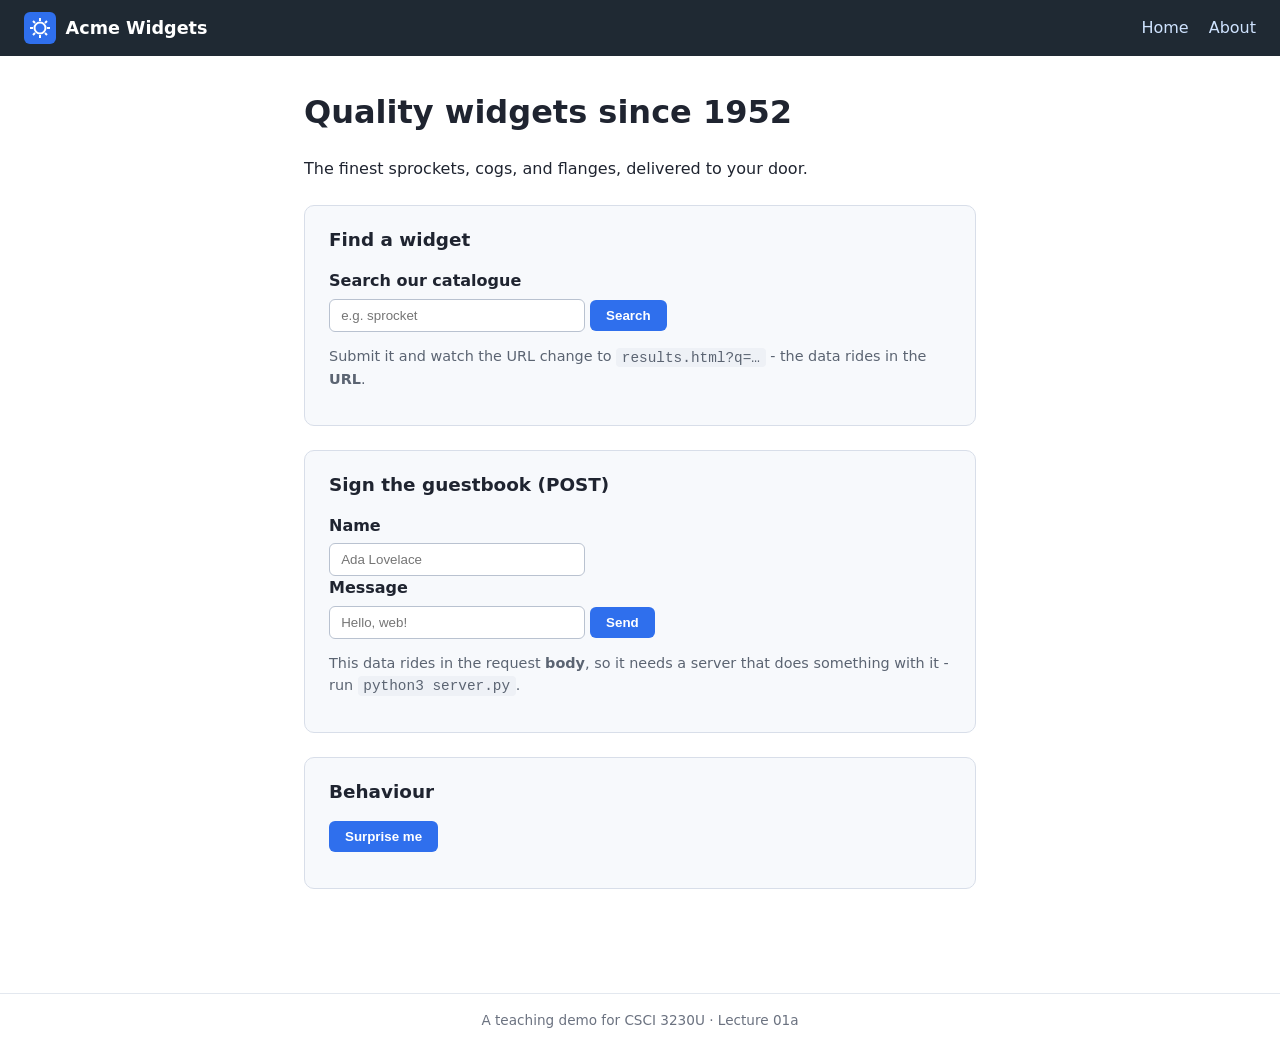
<file: 01a_sample_html/index.html>
<!DOCTYPE html>
<html lang="en">
  <head>
    <meta charset="utf-8" />
    <meta name="viewport" content="width=device-width, initial-scale=1.0" />
    <title>Acme Widgets - Home</title>

    <!-- Each of these is a SEPARATE request the browser makes after the HTML:
         the stylesheet, the icon, the script, and the <img> below. Watch them
         appear in DevTools → Network. -->
    <link rel="stylesheet" href="styles.css" />
    <link rel="icon" href="logo.svg" />
    <script src="app.js" defer></script>
  </head>
  <body>
    <header class="site-header">
      <a class="brand" href="index.html">
        <img src="logo.svg" alt="" width="32" height="32" />
        Acme Widgets
      </a> 
      <nav aria-label="Main">
        <a href="index.html">Home</a>
        <a href="about.html">About</a>
      </nav>
    </header>

    <main>
      <h1>Quality widgets since 1952</h1>
      <p>The finest sprockets, cogs, and flanges, delivered to your door.</p>

      <!-- A FORM. method="get" puts the field values into the URL as a query
           string (?q=...) and requests the action page. That works with any
           static server, including `python -m http.server`. -->
      <section class="card">
        <h2>Find a widget</h2>
        <form action="results.html" method="get">
          <label for="q">Search our catalogue</label>
          <input type="text" id="q" name="q" placeholder="e.g. sprocket" />
          <button type="submit">Search</button>
        </form>
        <p class="hint">
          Submit it and watch the URL change to <code>results.html?q=…</code> -
          the data rides in the <strong>URL</strong>.
        </p>
      </section>

      <!-- A POST form. method="post" sends the field values in the request
           BODY, not the URL. A plain `python -m http.server` can't handle that
           (it returns 501); run `python3 server.py` instead to see it work. -->
      <section class="card">
        <h2>Sign the guestbook (POST)</h2>
        <form action="/feedback" method="post">
          <label for="name">Name</label>
          <input type="text" id="name" name="name" placeholder="Ada Lovelace" />
          <label for="message">Message</label>
          <input type="text" id="message" name="message" placeholder="Hello, web!" />
          <button type="submit">Send</button>
        </form>
        <p class="hint">
          This data rides in the request <strong>body</strong>, so it needs a
          server that does something with it - run <code>python3 server.py</code>.
        </p>
      </section>

      <!-- A button wired up in JavaScript: structure (HTML), look (CSS),
           behaviour (JS) - the three languages, in one page. -->
      <section class="card">
        <h2>Behaviour</h2>
        <button id="surprise" type="button">Surprise me</button>
        <p id="message" aria-live="polite"></p>
      </section>
    </main>

    <footer class="site-footer">A teaching demo for CSCI 3230U · Lecture 01a</footer>
  </body>
</html>
</file>
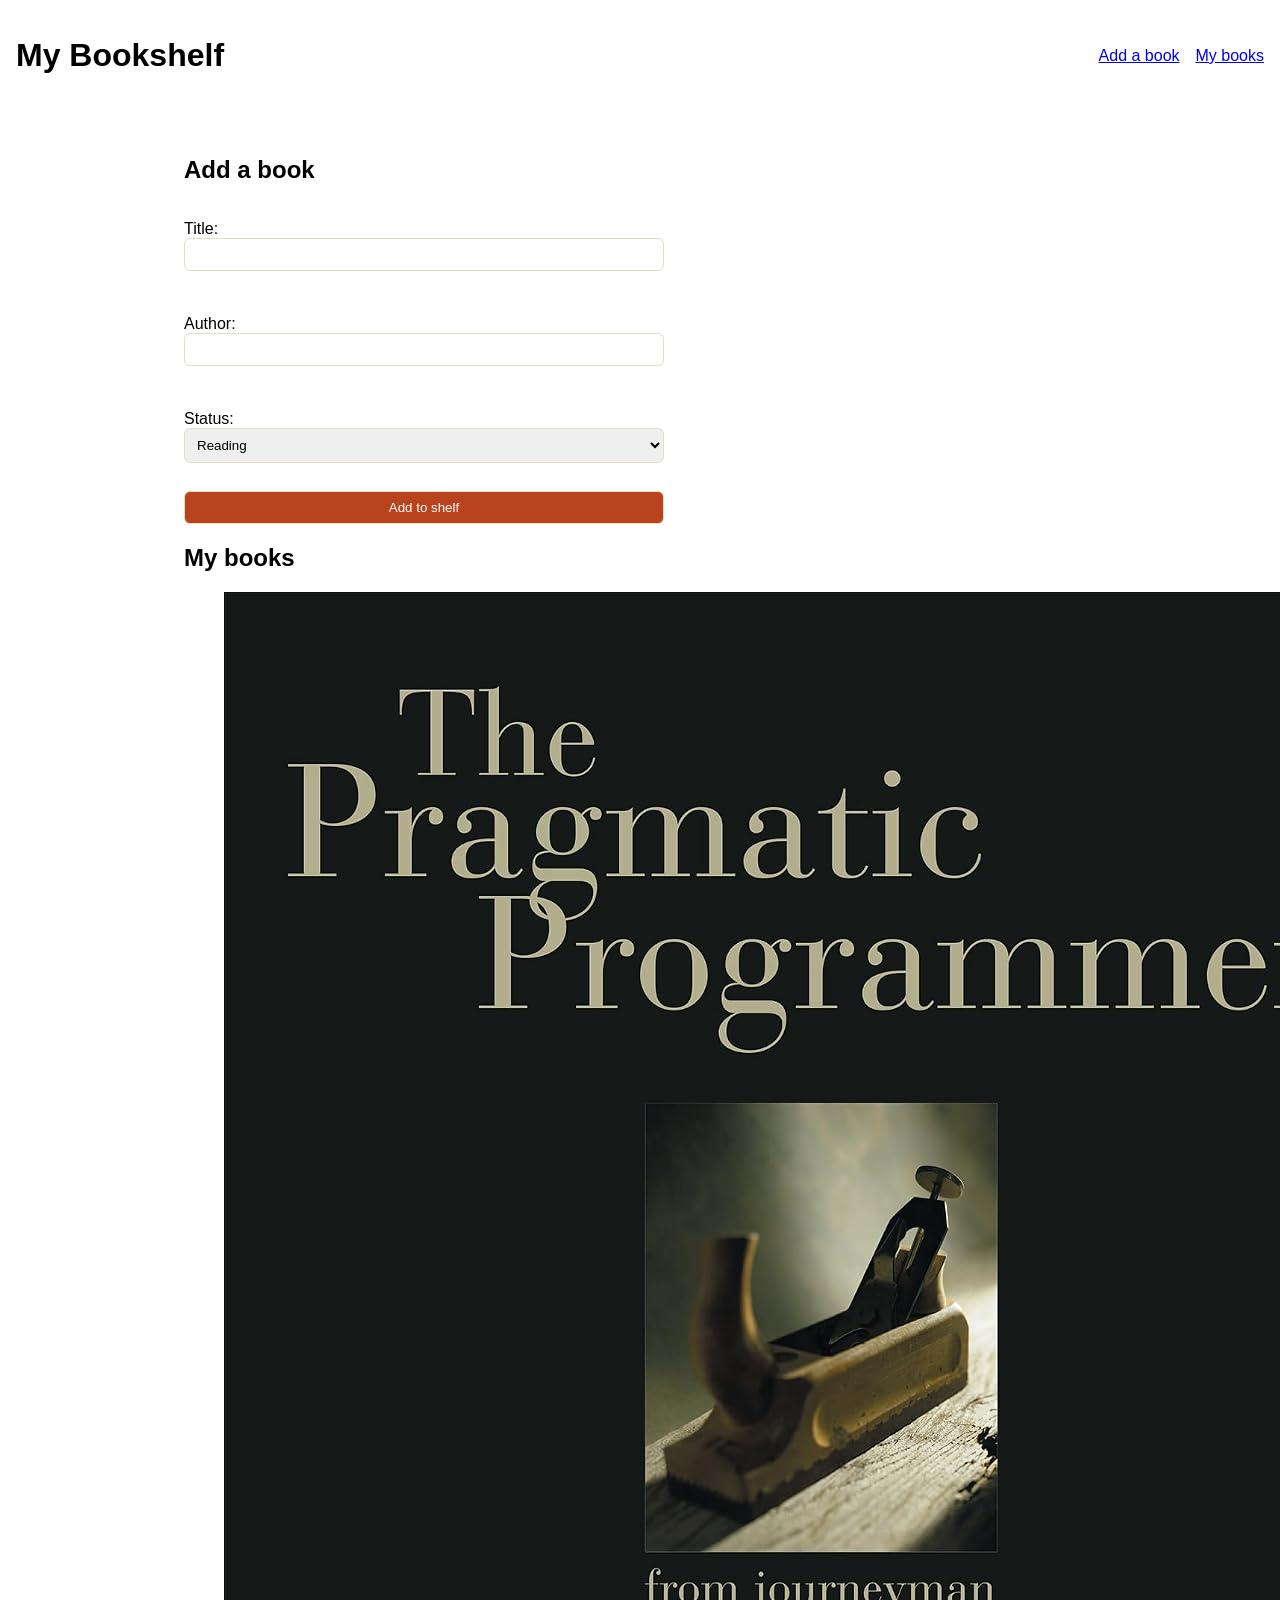
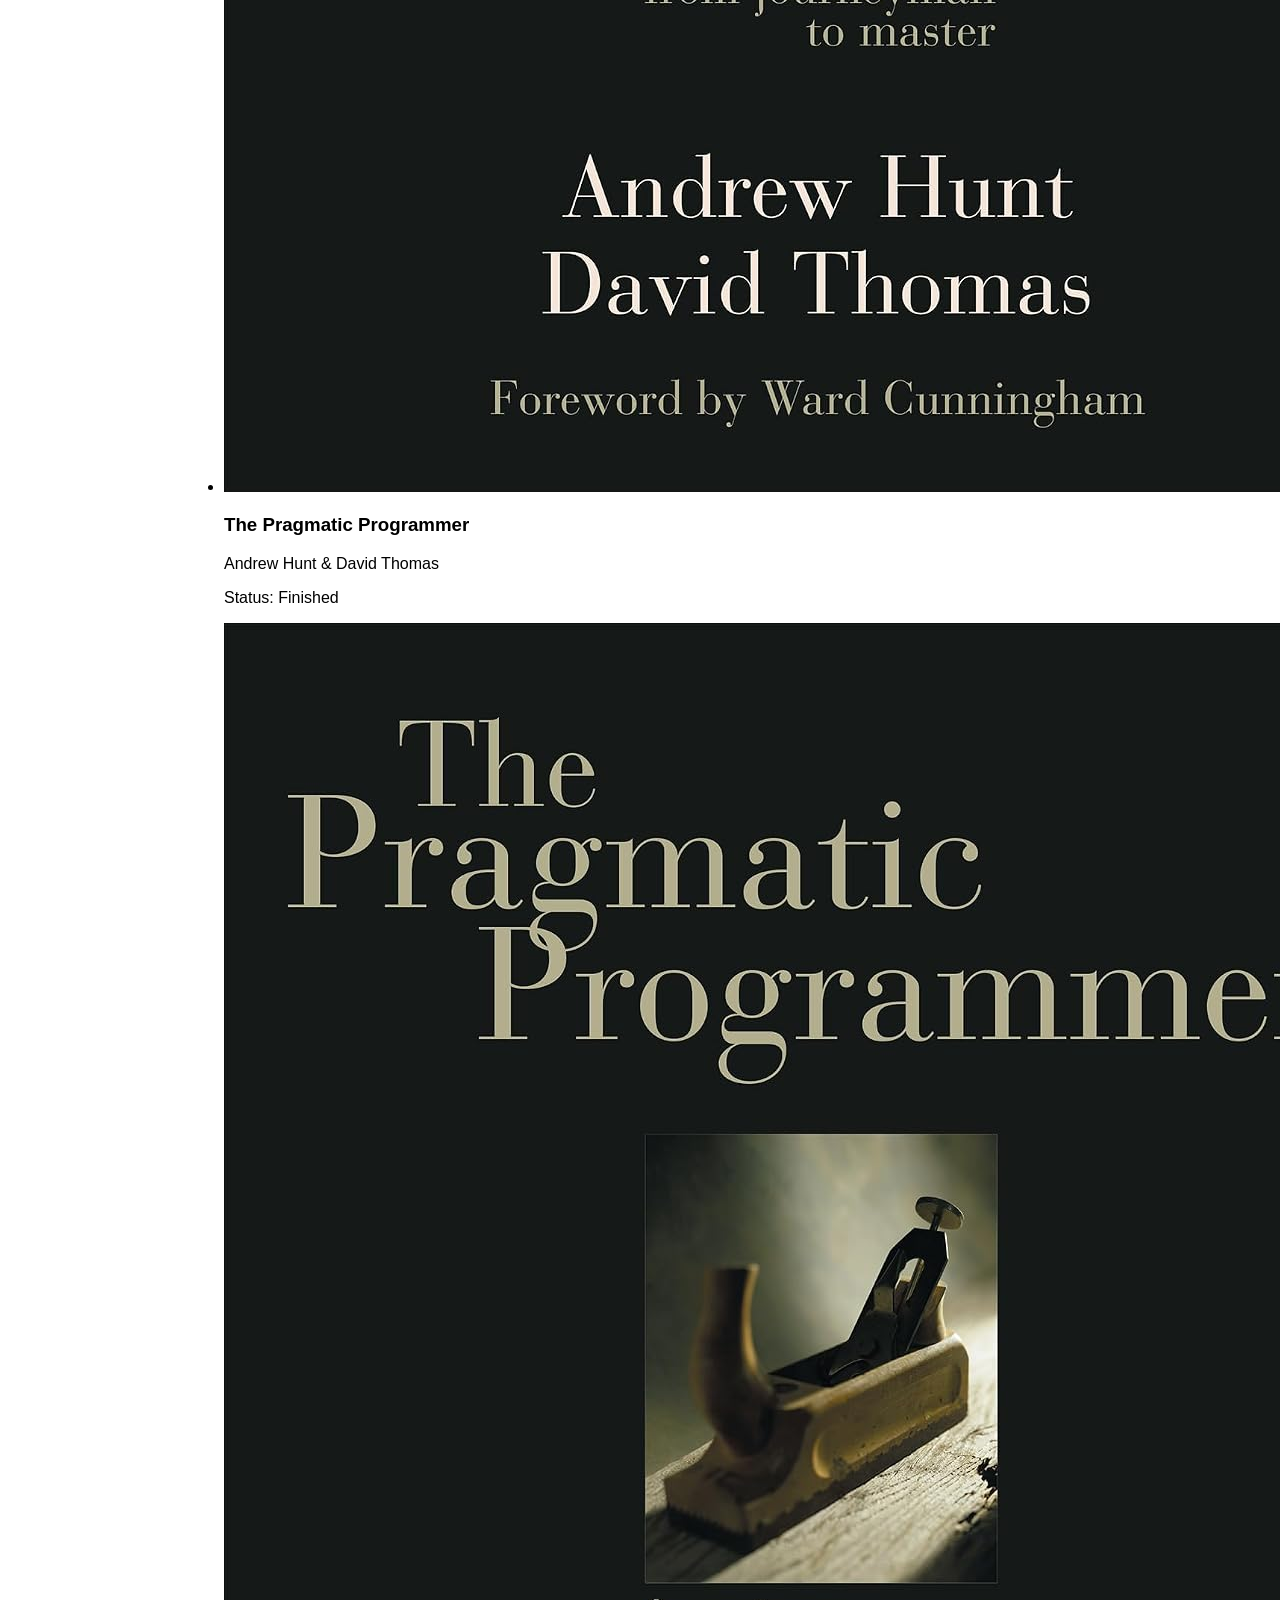
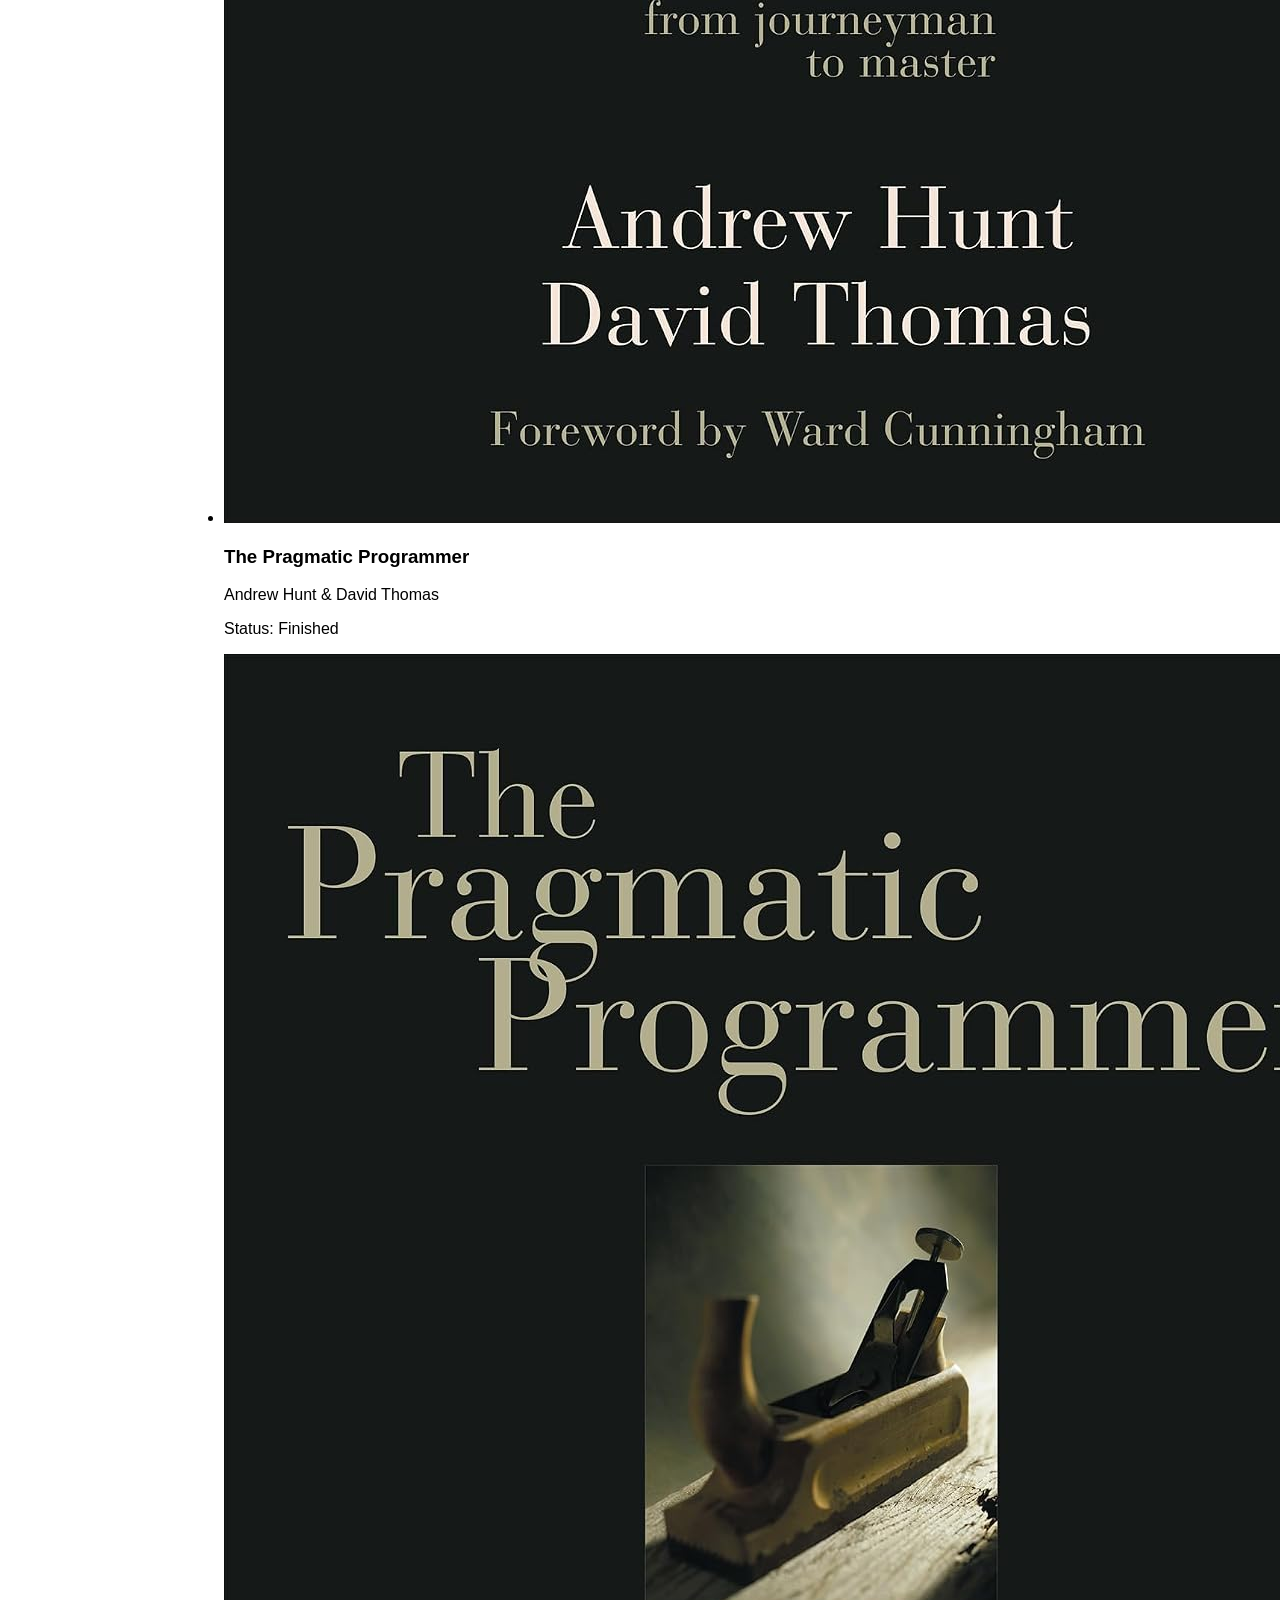
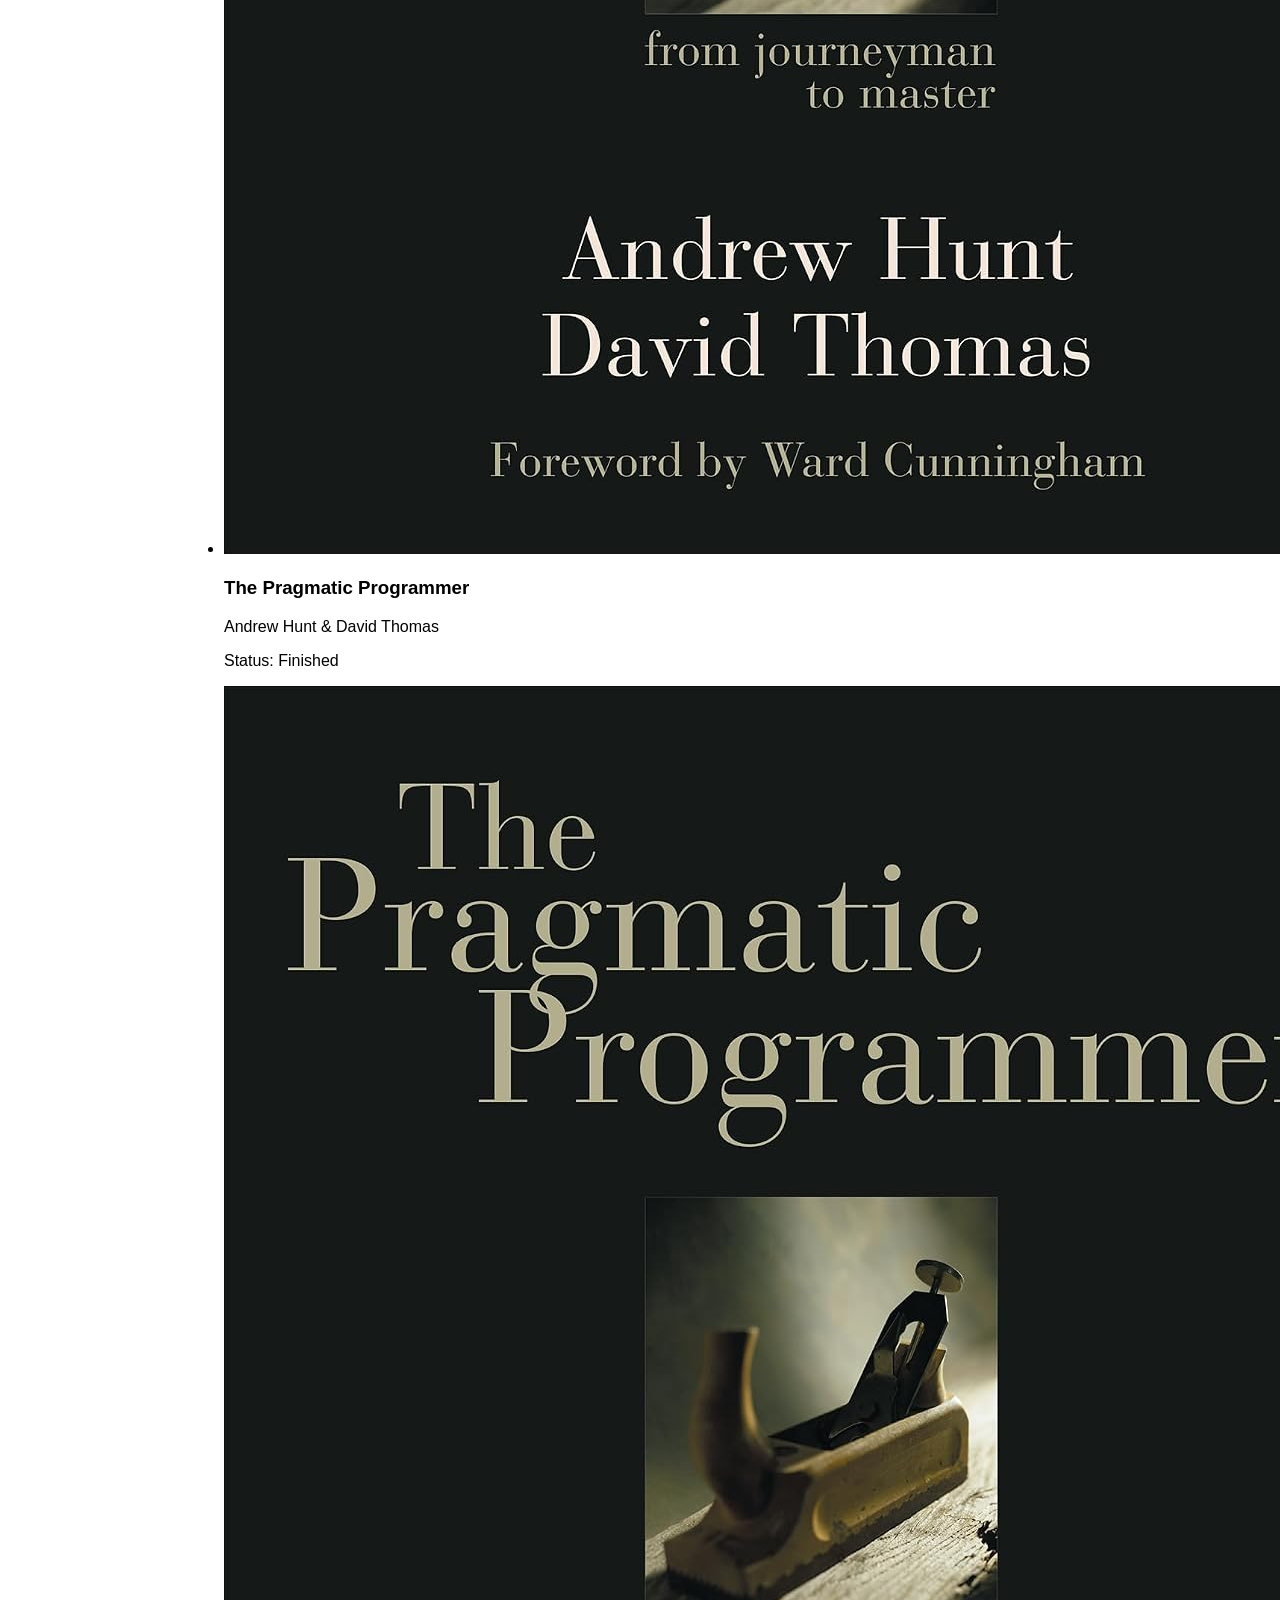
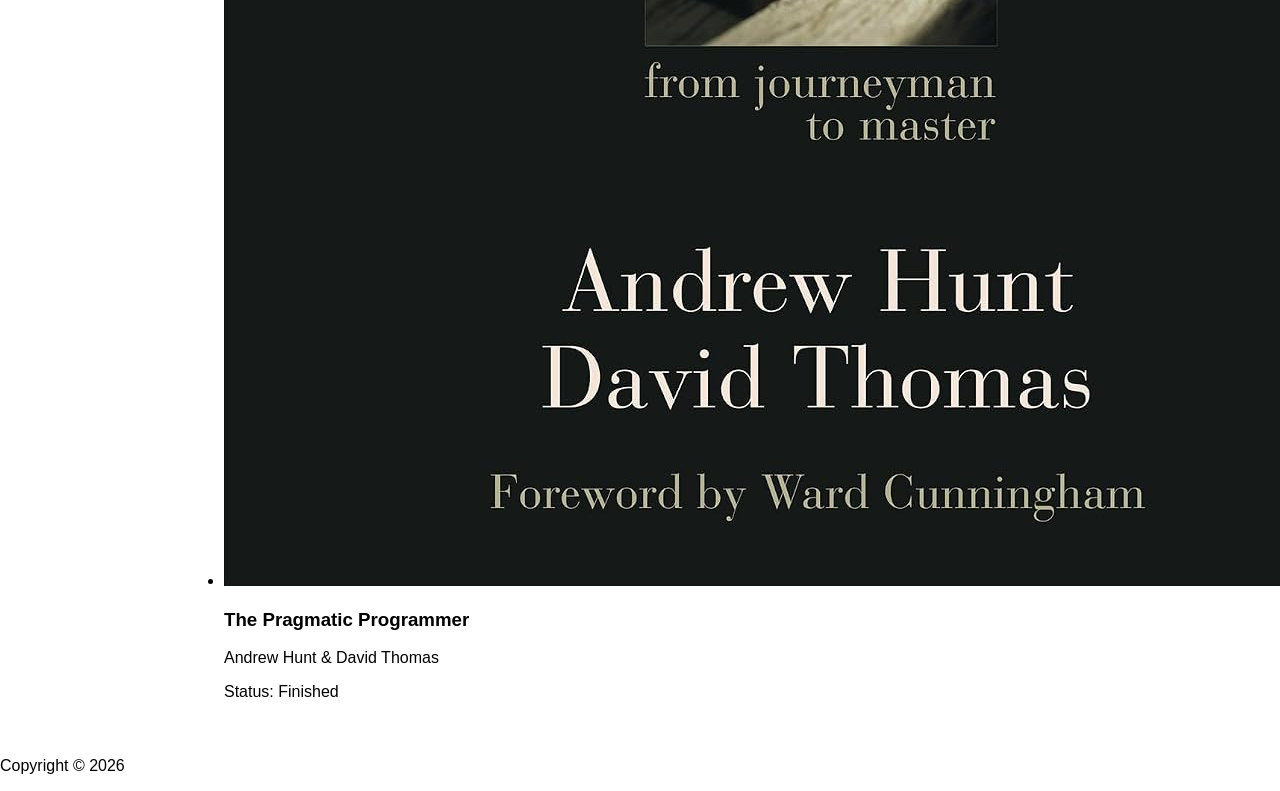
<file: 02_html_and_css/index.html>
<!DOCTYPE html>
<html lang="en">
<head>
    <meta charset="UTF-8">
    <meta name="viewport" content="width=device-width, initial-scale=1.0">
    <title>Document</title>
    <link rel="stylesheet" href="styles.css">
    <script type="module" src="script.js"></script>
</head>
<body>
    <header>
        <h1>My Bookshelf</h1>

        <nav aria-label="Primary">
            <a href="#add">Add a book</a>
            <a href="#list">My books</a>
        </nav>
    </header>

    <main>
        <!-- Main content goes here -->
        <!-- Admin pasword: opensesame -->
        <section id="add" aria-labelledby="add-heading">
            <h2 id="add-heading">Add a book</h2>
            <form id="add-form">
                <p>
                    <label for="title">Title:</label>
                    <input id="title" name="title" type="text" required>
                </p>
                <p>
                    <label for="author">Author:</label>
                    <input id="author" name="author" type="text">
                </p>
                <p>
                    <label for="status">Status:</label>
                    <select id="status" name="status">
                        <option value="reading">Reading</option>
                        <option value="finished">Finished</option>
                        <option value="want">Want to read</option>                        
                    </select>
                </p>
                <button type="submit">Add to shelf</button>
            </form>
        </section>

        <section id="list" aria-labelledby="list-heading">
            <h2 id="list-heading">My books</h2>
            <ul class="book-list">
                <li>
                    <article>
                        <img src="images/pragmatic.jpg" alt="Cover of Pragmatic Programmer">
                        <h3>The Pragmatic Programmer</h3>
                        <p>Andrew Hunt &amp; David Thomas</p>
                        <p>Status: Finished</p>
                    </article>
                </li>
                <li>
                    <article>
                        <img src="images/pragmatic.jpg" alt="Cover of Pragmatic Programmer">
                        <h3>The Pragmatic Programmer</h3>
                        <p>Andrew Hunt &amp; David Thomas</p>
                        <p>Status: Finished</p>
                    </article>
                </li>
                <li>
                    <article>
                        <img src="images/pragmatic.jpg" alt="Cover of Pragmatic Programmer">
                        <h3>The Pragmatic Programmer</h3>
                        <p>Andrew Hunt &amp; David Thomas</p>
                        <p>Status: Finished</p>
                    </article>
                </li>
                <li>
                    <article>
                        <img src="images/pragmatic.jpg" alt="Cover of Pragmatic Programmer">
                        <h3>The Pragmatic Programmer</h3>
                        <p>Andrew Hunt &amp; David Thomas</p>
                        <p>Status: Finished</p>
                    </article>
                </li>
            </ul>
        </section>
    </main>

    <footer>
        <p>Copyright &copy; 2026</p>
    </footer>
</body>
</html>
</file>
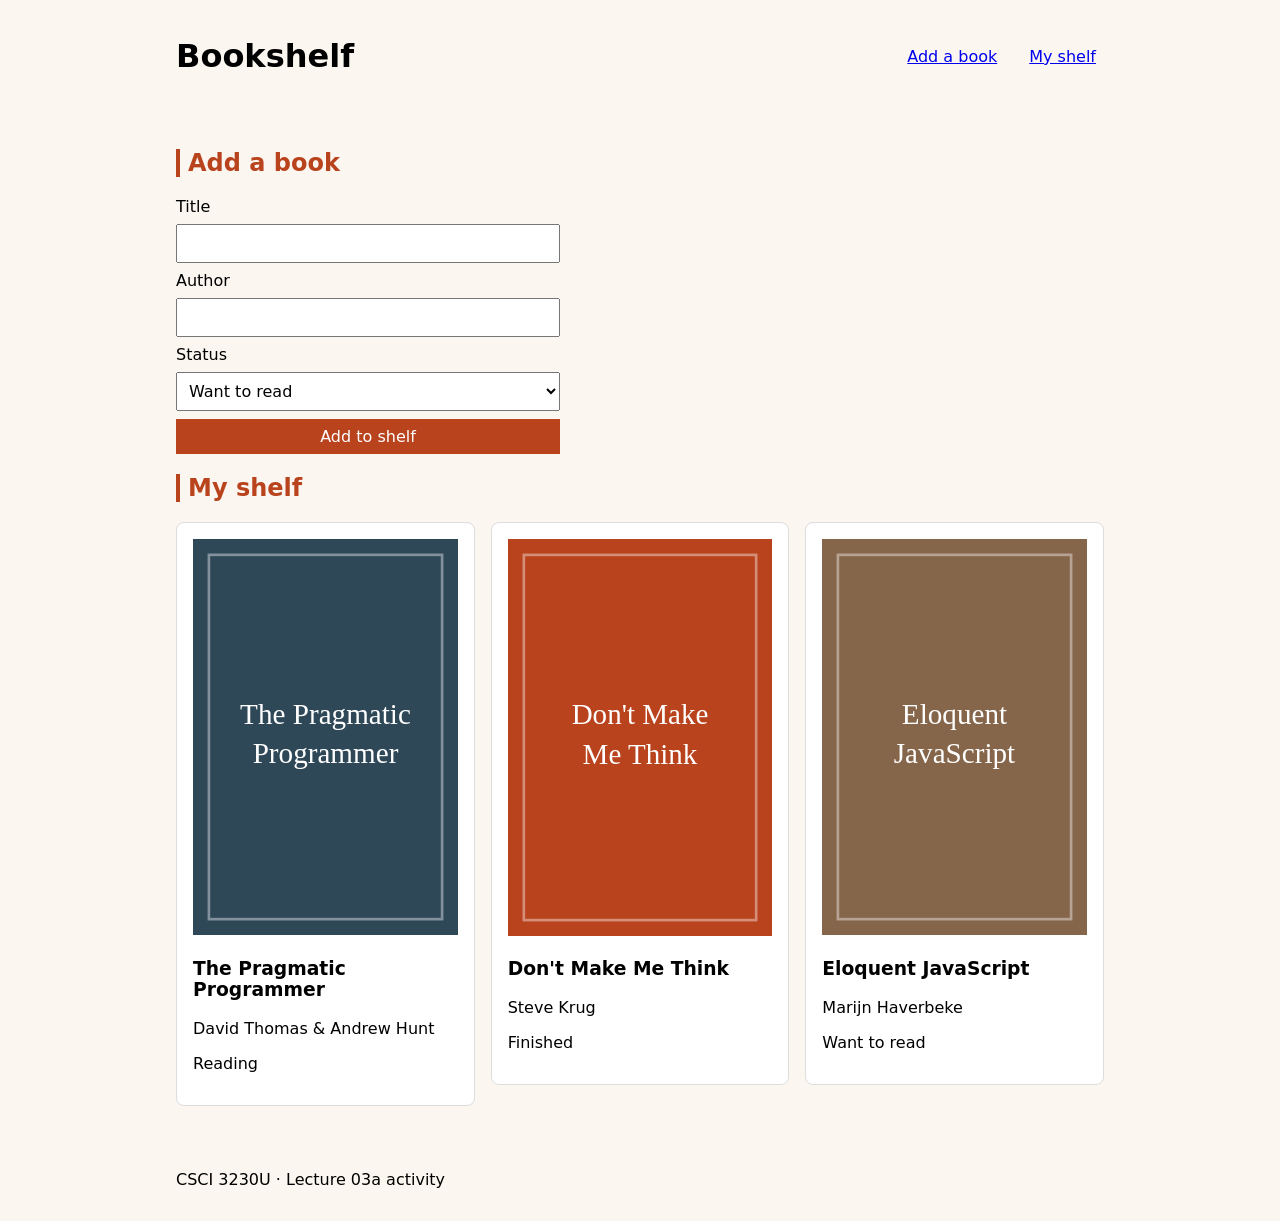
<file: class4/activity/bookshelf/index.html>
<!doctype html>
<html lang="en">
<head>
  <meta charset="utf-8">
  <meta name="viewport" content="width=device-width, initial-scale=1">
  <title>Bookshelf</title>
  <link rel="stylesheet" href="styles.css">

  <!-- BUG 1 is on the line below.
       Nothing about script.js is wrong. Read the line out loud and ask:
       at the moment this runs, how much of the page exists? -->
  <script src="script.js"></script>
</head>
<body>
  <header>
    <h1>Bookshelf</h1>
    <nav>
      <ul>
        <li><a href="#add">Add a book</a></li>
        <li><a href="#list">My shelf</a></li>
      </ul>
    </nav>
  </header>

  <main>
    <section id="add">
      <h2>Add a book</h2>
      <form>
        <label for="title">Title</label>
        <input id="title" name="title" required>

        <label for="author">Author</label>
        <input id="author" name="author">

        <label for="status">Status</label>
        <select id="status" name="status">
          <option value="want">Want to read</option>
          <option value="reading">Reading</option>
          <option value="finished">Finished</option>
        </select>

        <button type="submit">Add to shelf</button>
      </form>
    </section>

    <section id="list">
      <h2>My shelf</h2>
      <!-- These three books are hard-coded HTML. Today they are just something
           for JavaScript to COUNT. In 04b we delete them and draw this list
           from the data in script.js instead. -->
      <ul>
        <li>
          <article class="book">
            <img src="covers/pragmatic.svg" alt="Cover of The Pragmatic Programmer">
            <h3>The Pragmatic Programmer</h3>
            <p>David Thomas &amp; Andrew Hunt</p>
            <p class="status">Reading</p>
          </article>
        </li>
        <li>
          <article class="book">
            <img src="covers/krug.svg" alt="Cover of Don't Make Me Think">
            <h3>Don't Make Me Think</h3>
            <p>Steve Krug</p>
            <p class="status">Finished</p>
          </article>
        </li>
        <li>
          <article class="book">
            <img src="covers/eloquent.svg" alt="Cover of Eloquent JavaScript">
            <h3>Eloquent JavaScript</h3>
            <p>Marijn Haverbeke</p>
            <p class="status">Want to read</p>
          </article>
        </li>
      </ul>
    </section>
  </main>

  <footer>
    <p>CSCI 3230U &middot; Lecture 03a activity</p>
  </footer>
</body>
</html>
</file>
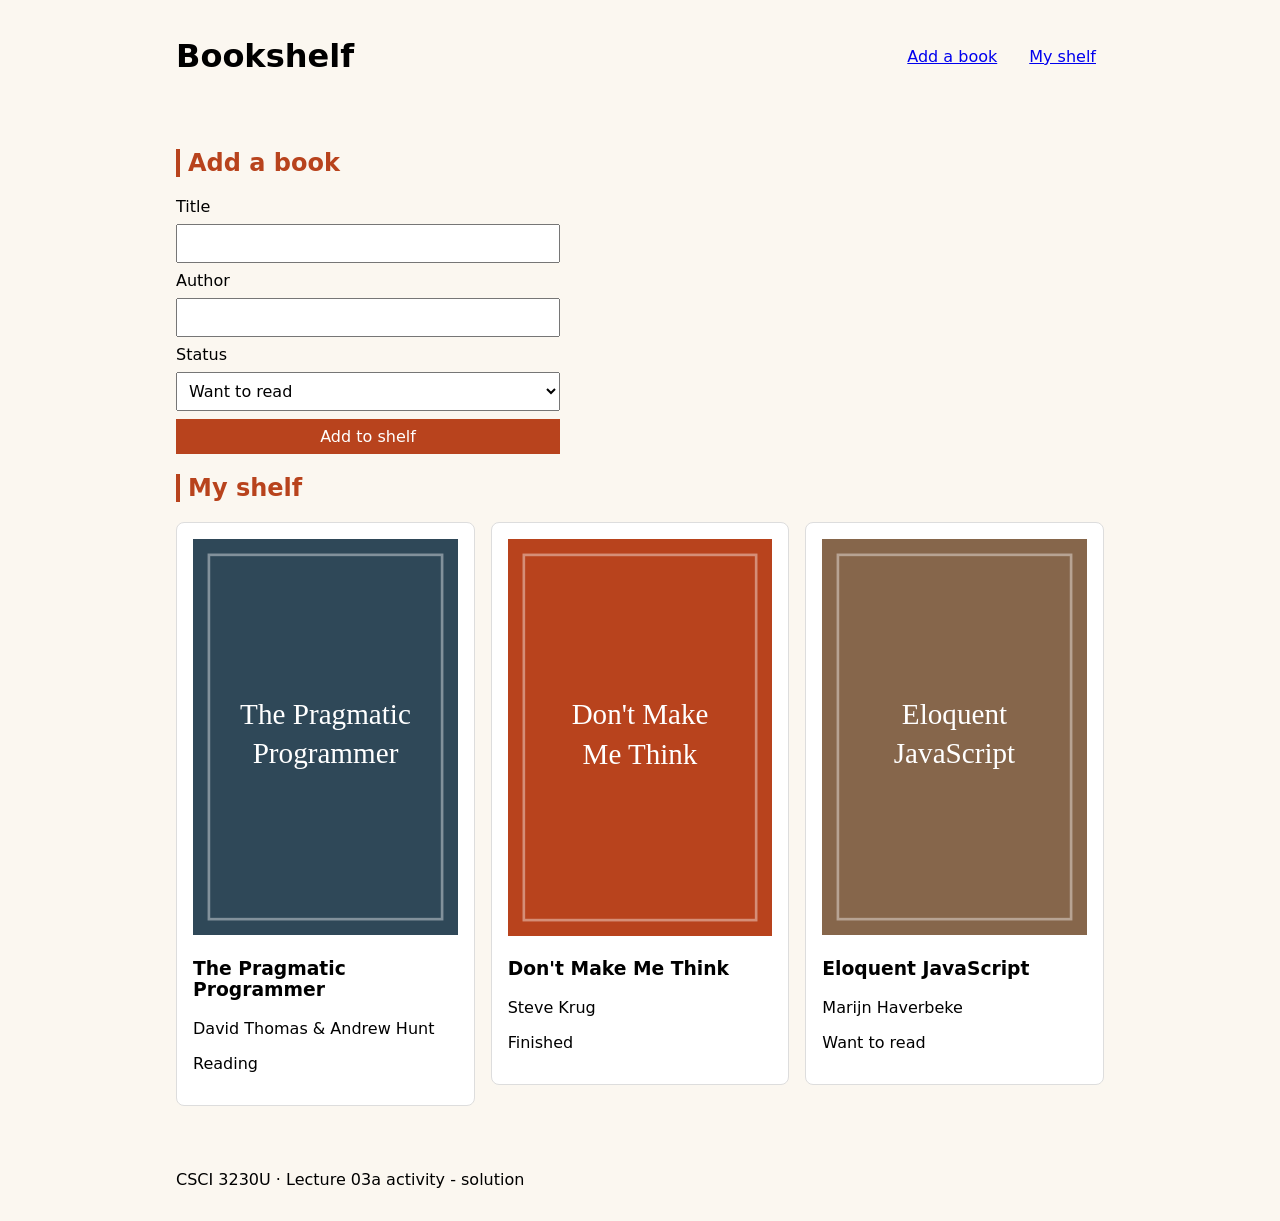
<file: class4/activity/solution/index.html>
<!doctype html>
<html lang="en">
<head>
  <meta charset="utf-8">
  <meta name="viewport" content="width=device-width, initial-scale=1">
  <title>Bookshelf</title>
  <link rel="stylesheet" href="styles.css">

  <!-- FIX 1: `defer` = download in parallel, run AFTER the HTML is parsed.
       Without it this script runs while <body> is still empty, so it counts 0
       books. The code never changed - only WHEN it ran. -->
  <script src="script.js" defer></script>
</head>
<body>
  <header>
    <h1>Bookshelf</h1>
    <nav>
      <ul>
        <li><a href="#add">Add a book</a></li>
        <li><a href="#list">My shelf</a></li>
      </ul>
    </nav>
  </header>

  <main>
    <section id="add">
      <h2>Add a book</h2>
      <form>
        <label for="title">Title</label>
        <input id="title" name="title" required>

        <label for="author">Author</label>
        <input id="author" name="author">

        <label for="status">Status</label>
        <select id="status" name="status">
          <option value="want">Want to read</option>
          <option value="reading">Reading</option>
          <option value="finished">Finished</option>
        </select>

        <button type="submit">Add to shelf</button>
      </form>
    </section>

    <section id="list">
      <h2>My shelf</h2>
      <!-- These three books are hard-coded HTML. Today they are just something
           for JavaScript to COUNT. In 04b we delete them and draw this list
           from the data in script.js instead. -->
      <ul>
        <li>
          <article class="book">
            <img src="covers/pragmatic.svg" alt="Cover of The Pragmatic Programmer">
            <h3>The Pragmatic Programmer</h3>
            <p>David Thomas &amp; Andrew Hunt</p>
            <p class="status">Reading</p>
          </article>
        </li>
        <li>
          <article class="book">
            <img src="covers/krug.svg" alt="Cover of Don't Make Me Think">
            <h3>Don't Make Me Think</h3>
            <p>Steve Krug</p>
            <p class="status">Finished</p>
          </article>
        </li>
        <li>
          <article class="book">
            <img src="covers/eloquent.svg" alt="Cover of Eloquent JavaScript">
            <h3>Eloquent JavaScript</h3>
            <p>Marijn Haverbeke</p>
            <p class="status">Want to read</p>
          </article>
        </li>
      </ul>
    </section>
  </main>

  <footer>
    <p>CSCI 3230U &middot; Lecture 03a activity - solution</p>
  </footer>
</body>
</html>
</file>
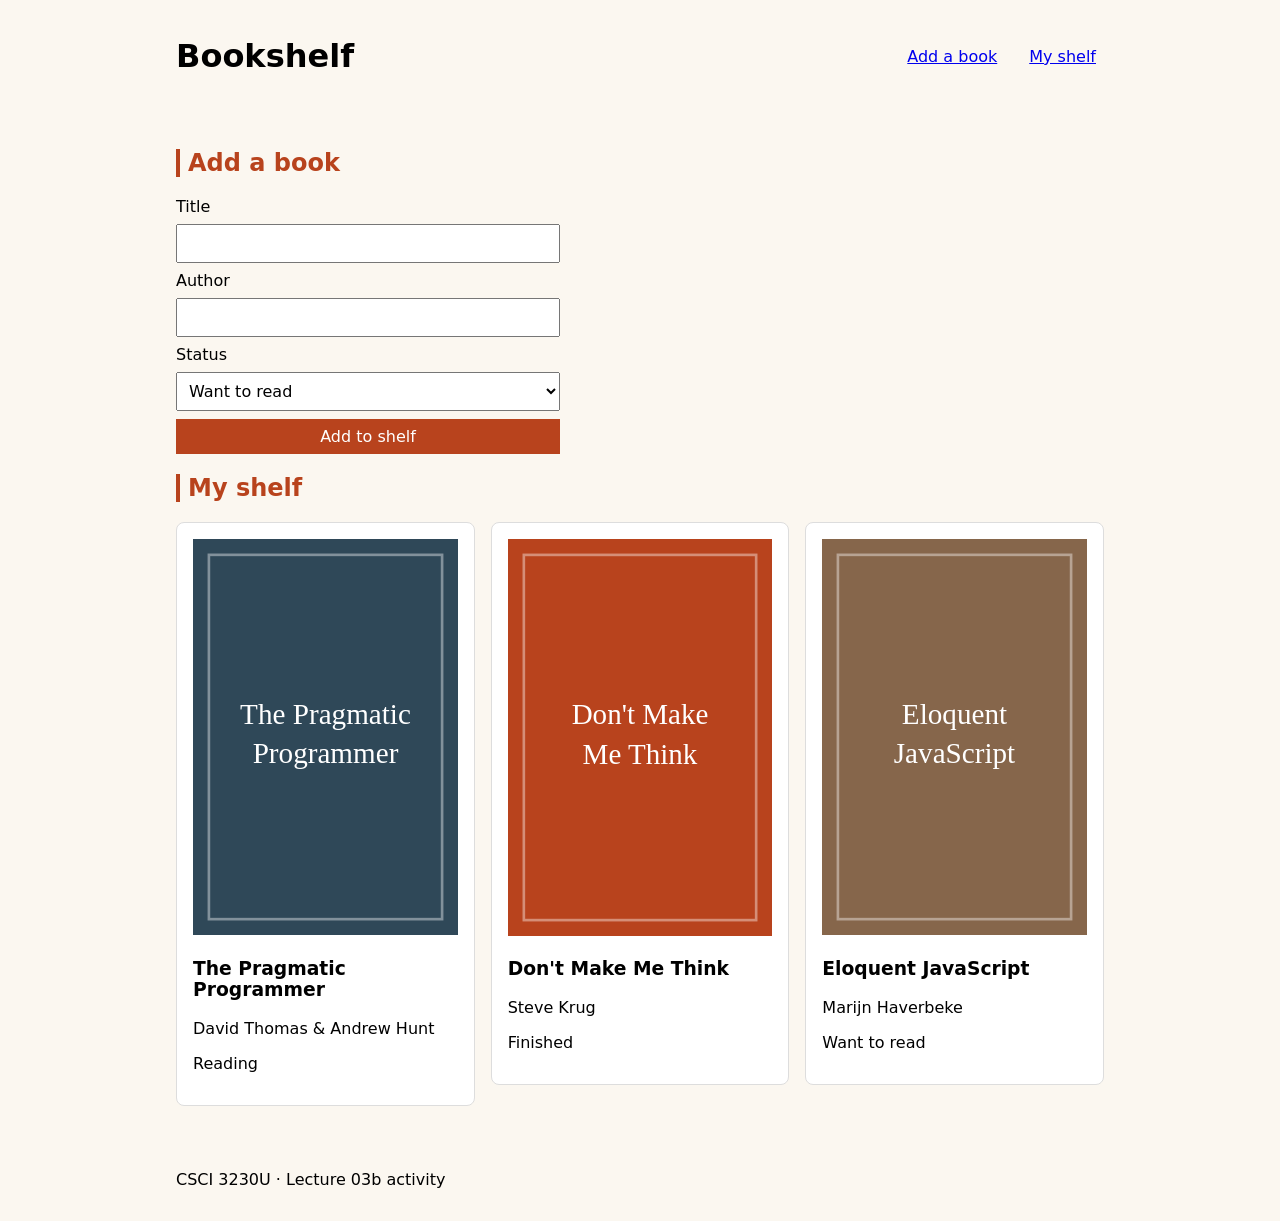
<file: class5/activity/bookshelf/index.html>
<!doctype html>
<html lang="en">
<head>
  <meta charset="utf-8">
  <meta name="viewport" content="width=device-width, initial-scale=1">
  <title>Bookshelf</title>
  <link rel="stylesheet" href="styles.css">

  <!-- Loaded the same way as last class: a classic script with `defer`.
       PART 3 changes this line. Leave it alone until then. -->
  <script src="script.js" defer></script>
</head>
<body>
  <header>
    <h1>Bookshelf</h1>
    <nav>
      <ul>
        <li><a href="#add">Add a book</a></li>
        <li><a href="#list">My shelf</a></li>
      </ul>
    </nav>
  </header>

  <main>
    <section id="add">
      <h2>Add a book</h2>
      <form>
        <label for="title">Title</label>
        <input id="title" name="title" required>

        <label for="author">Author</label>
        <input id="author" name="author">

        <label for="status">Status</label>
        <select id="status" name="status">
          <option value="want">Want to read</option>
          <option value="reading">Reading</option>
          <option value="finished">Finished</option>
        </select>

        <button type="submit">Add to shelf</button>
      </form>
    </section>

    <section id="list">
      <h2>My shelf</h2>
      <!-- Still hard-coded HTML, and still only three books: script.js has a
           fourth that this list doesn't show. Everything today happens in the
           console. In 04b we delete these and draw the list from the data. -->
      <ul>
        <li>
          <article class="book">
            <img src="covers/pragmatic.svg" alt="Cover of The Pragmatic Programmer">
            <h3>The Pragmatic Programmer</h3>
            <p>David Thomas &amp; Andrew Hunt</p>
            <p class="status">Reading</p>
          </article>
        </li>
        <li>
          <article class="book">
            <img src="covers/krug.svg" alt="Cover of Don't Make Me Think">
            <h3>Don't Make Me Think</h3>
            <p>Steve Krug</p>
            <p class="status">Finished</p>
          </article>
        </li>
        <li>
          <article class="book">
            <img src="covers/eloquent.svg" alt="Cover of Eloquent JavaScript">
            <h3>Eloquent JavaScript</h3>
            <p>Marijn Haverbeke</p>
            <p class="status">Want to read</p>
          </article>
        </li>
      </ul>
    </section>
  </main>

  <footer>
    <p>CSCI 3230U &middot; Lecture 03b activity</p>
  </footer>
</body>
</html>
</file>
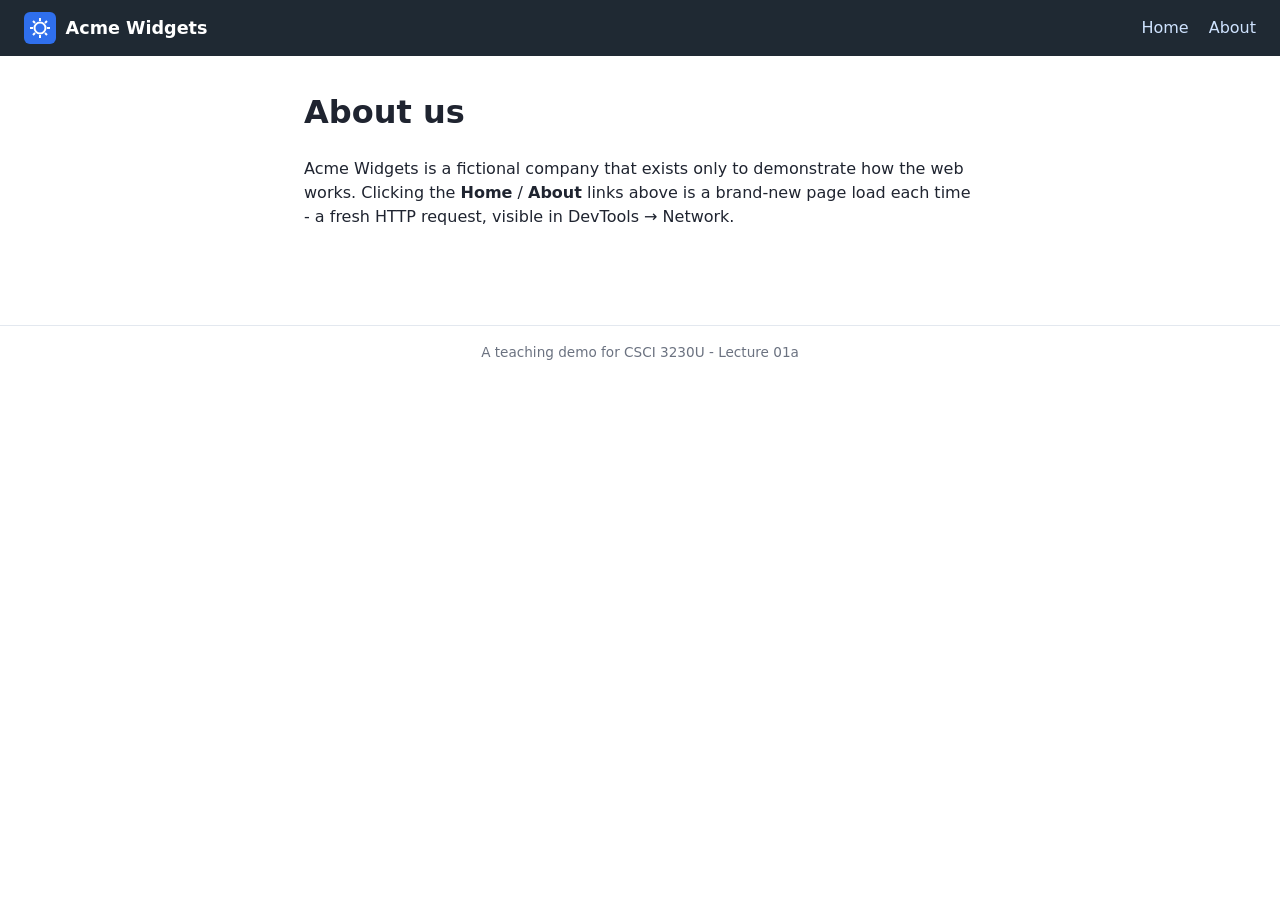
<file: 01a_sample_html/about.html>
<!DOCTYPE html>
<html lang="en">
  <head>
    <meta charset="utf-8" />
    <meta name="viewport" content="width=device-width, initial-scale=1.0" />
    <title>Acme Widgets - About</title>
    <link rel="stylesheet" href="styles.css" />
    <link rel="icon" href="logo.svg" />
  </head>
  <body>
    <header class="site-header">
      <a class="brand" href="index.html">
        <img src="logo.svg" alt="" width="32" height="32" />
        Acme Widgets
      </a>
      <nav aria-label="Main">
        <a href="index.html">Home</a>
        <a href="about.html">About</a>
      </nav>
    </header>

    <main>
      <h1>About us</h1>
      <p>
        Acme Widgets is a fictional company that exists only to demonstrate how
        the web works. Clicking the <strong>Home</strong> / <strong>About</strong>
        links above is a brand-new page load each time - a fresh HTTP request,
        visible in DevTools → Network.
      </p>
    </main>

    <footer class="site-footer">A teaching demo for CSCI 3230U - Lecture 01a</footer>
  </body>
</html>
</file>
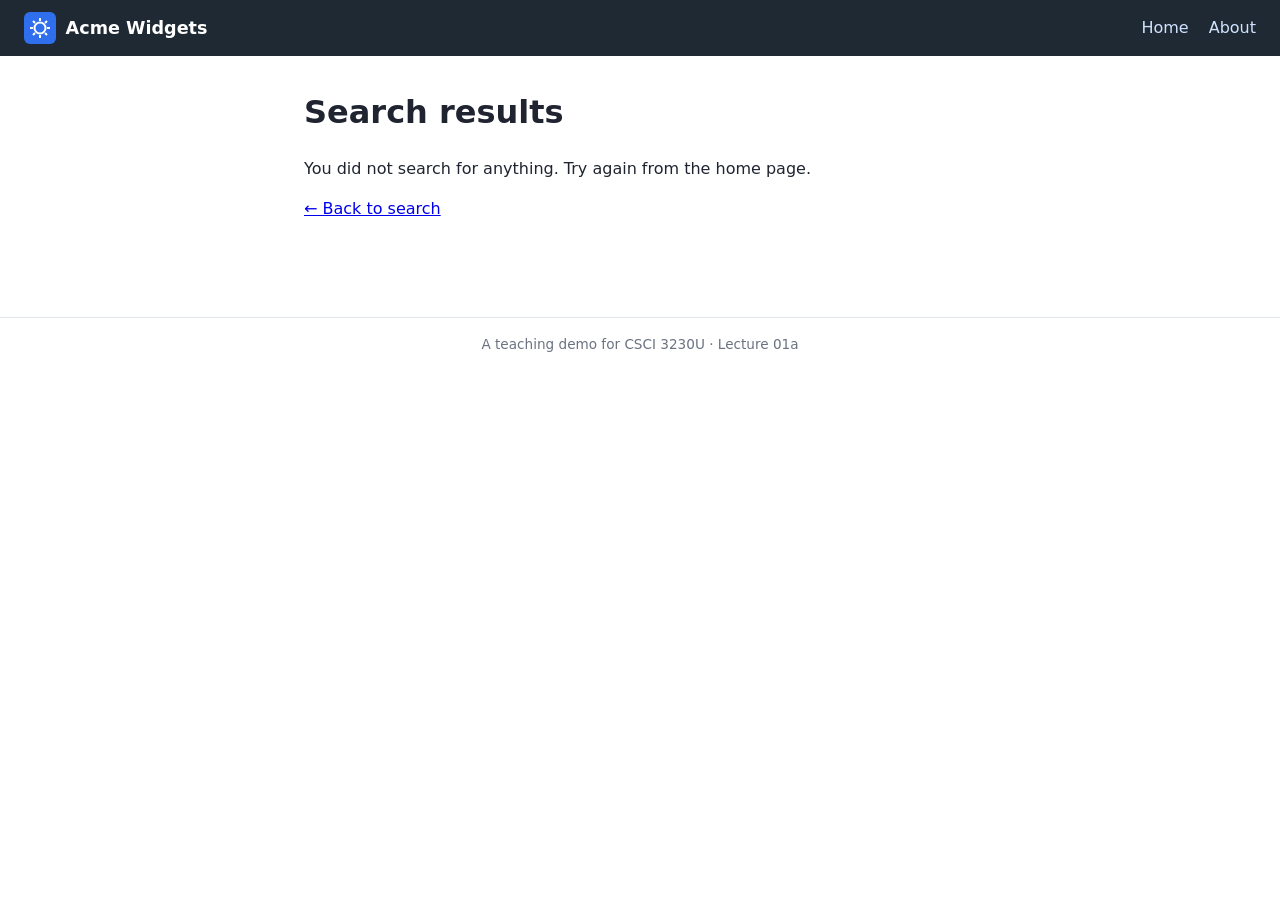
<file: 01a_sample_html/results.html>
<!DOCTYPE html>
<html lang="en">
  <head>
    <meta charset="utf-8" />
    <meta name="viewport" content="width=device-width, initial-scale=1.0" />
    <title>Acme Widgets - Search results</title>
    <link rel="stylesheet" href="styles.css" />
    <link rel="icon" href="logo.svg" />
    <script src="results.js" defer></script>
  </head>
  <body>
    <header class="site-header">
      <a class="brand" href="index.html">
        <img src="logo.svg" alt="" width="32" height="32" />
        Acme Widgets
      </a>
      <nav aria-label="Main">
        <a href="index.html">Home</a>
        <a href="about.html">About</a>
      </nav>
    </header>

    <main>
      <h1>Search results</h1>

      <!-- The server sent this same page no matter what was searched. The
           query lives in the URL; the JavaScript below reads it and fills
           this in. (A real site would do the search on the server.) -->
      <p id="summary">…</p>
      <ul id="results"></ul>

      <p><a href="index.html">← Back to search</a></p>
    </main>

    <footer class="site-footer">A teaching demo for CSCI 3230U · Lecture 01a</footer>
  </body>
</html>
</file>
<file: 01a_sample_html/styles.css>
/* A little styling so the "this is a separate CSS request" point is visible
   in the Network tab - and so the page doesn't look like 1994. */

* { box-sizing: border-box; }

body {
  margin: 0;
  font-family: "Segoe UI", system-ui, Arial, sans-serif;
  color: #1f2430;
  line-height: 1.5;
}

.site-header {
  display: flex;
  align-items: center;
  gap: 1.5rem;
  padding: 0.75rem 1.5rem;
  background: #1f2933;
  color: #fff;
}
.site-header .brand {
  display: flex;
  align-items: center;
  gap: 0.6rem;
  font-size: 1.1rem;
  font-weight: 700;
  color: #fff;
  text-decoration: none;
}
.site-header nav { display: flex; gap: 1.25rem; margin-left: auto; }
.site-header nav a { color: #cfe3ff; text-decoration: none; }
.site-header nav a:hover { color: #fff; text-decoration: underline; }

main { max-width: 720px; margin: 0 auto; padding: 2rem 1.5rem; }
h1 { margin-top: 0; }

.card {
  margin: 1.5rem 0;
  padding: 1.25rem 1.5rem;
  border: 1px solid #d8dee9;
  border-radius: 10px;
  background: #f7f9fc;
}
.card h2 { margin-top: 0; font-size: 1.15rem; }

label { display: block; font-weight: 600; margin-bottom: 0.35rem; }
input[type="text"] {
  padding: 0.5rem 0.7rem;
  border: 1px solid #b9c2d0;
  border-radius: 6px;
  min-width: 16rem;
}
button {
  padding: 0.5rem 1rem;
  border: 0;
  border-radius: 6px;
  background: #2f6fed;
  color: #fff;
  font-weight: 600;
  cursor: pointer;
}
button:hover { background: #2257c4; }

.hint { color: #5b6472; font-size: 0.9rem; }
code { background: #eef1f6; padding: 0.1rem 0.35rem; border-radius: 4px; }

#results li { margin: 0.25rem 0; }

.site-footer {
  margin-top: 3rem;
  padding: 1rem 1.5rem;
  border-top: 1px solid #e3e8ef;
  color: #6b7280;
  font-size: 0.85rem;
  text-align: center;
}
</file>
<file: 02_html_and_css/styles.css>
:root {
    --bg: #fdf6e3;
    --ink: #1f2933;
    --accent: #b8431d;
    --space: 1rem;    
}

* {
    box-sizing: border-box;
}

body {
    margin: 0;
    font-family: Arial, sans-serif;
}

main {
    max-width: 60rem;
    margin: 0 auto;
    padding: calc(var(--space) * 1.5);
}

header {
    display: flex;
    align-items: center;
    justify-content: space-between;
    gap: var(--space);
    flex-wrap: wrap;
    padding: var(--space);
}

nav {
    display: flex;
    gap: var(--space);
}

.booklist {
    list-style: none;
    margin: 0;
    padding: 0;
    display: grid;
    grid-template-columns: repeat(auto-fill, minmax(14rem, 1fr));
    gap: var(--space);
}

.booklist img {
    width: 15rem;
} 

.booklist article {
    padding: var(--space);
    background: #fff;
    border: 1px solid #e7dcc4;
    border-radius: 10px;
}

form {
    display: grid;
    gap: 0.75rem;
    max-width: 30rem;
}

input, select {
    width: 100%;
    padding: 0.5rem;
    border: 1px solid #e7dcc4;
    border-radius: 6px;    
}

button {
    padding: 0.5rem 1rem;
    border: 1px solid #e7dcc4;
    border-radius: 6px;
    background: var(--accent);
    color: #fff;
    cursor: pointer;
}

button:hover {
    filter: brightness(1.1);
}
</file>
<file: class4/activity/bookshelf/styles.css>
/* Custom properties (variables). We invent the names; they must start with --.
   Define once here, use anywhere with var(--name). */
:root {
  --accent: #b8431d; /* the brand colour: headings, button, hover border */
  --space: 1rem;     /* the standard gap/padding between things */
}

/* Width includes padding and border, so boxes are the size we say. */
* {
  box-sizing: border-box;
}

/* Base: remove the browser's default margin, set font and background. */
body {
  margin: 0;
  font-family: system-ui, sans-serif;
  background: #fbf7f0;
}

/* Centred container: at most 60rem wide, auto left/right margins centre it. */
header,
main,
footer {
  max-width: 60rem;
  margin: 0 auto;
  padding: var(--space);
}

/* Flexbox (1D): title on the left, nav on the right, vertically centred. */
header {
  display: flex;
  align-items: center;
  justify-content: space-between;
}

/* The nav links in a row instead of a bulleted list. */
nav ul {
  display: flex;
  gap: var(--space);
  list-style: none;
}

/* Bigger click/tap target for the links. */
nav a {
  padding: 0.5rem;
}

/* Section headings: accent colour with a bar on the left.
   border-left has no colour, so it uses the text colour. */
h2 {
  color: var(--accent);
  border-left: 4px solid;
  padding-left: 0.5rem;
}

/* Grid (2D): as many columns as fit, each at least 14rem wide.
   Narrow the window and the columns drop, with no media query. */
#list ul {
  list-style: none;
  padding: 0;
  display: grid;
  grid-template-columns: repeat(auto-fill, minmax(14rem, 1fr));
  gap: var(--space);
}

/* Each book is a white card. */
.book {
  padding: var(--space);
  background: white;
  border: 1px solid #ddd;
  border-radius: 0.5rem;
}

/* Pseudo-class: only while the mouse is over the card. */
.book:hover {
  border-color: var(--accent);
}

/* The cover fills the card's width. */
.book img {
  width: 100%;
}

/* Grid again, one column: stacks each label above its field. */
form {
  display: grid;
  gap: 0.5rem;
  max-width: 24rem;
}

/* Form controls don't inherit the page font by default, so force it. */
input,
select,
button {
  font: inherit;
  padding: 0.5rem;
}

/* The submit button in the accent colour. */
button {
  color: white;
  background: var(--accent);
  border: none;
}

/* Darker while hovered. */
button:hover {
  background: #8f3314;
}
</file>
<file: class4/activity/solution/styles.css>
/* Custom properties (variables). We invent the names; they must start with --.
   Define once here, use anywhere with var(--name). */
:root {
  --accent: #b8431d; /* the brand colour: headings, button, hover border */
  --space: 1rem;     /* the standard gap/padding between things */
}

/* Width includes padding and border, so boxes are the size we say. */
* {
  box-sizing: border-box;
}

/* Base: remove the browser's default margin, set font and background. */
body {
  margin: 0;
  font-family: system-ui, sans-serif;
  background: #fbf7f0;
}

/* Centred container: at most 60rem wide, auto left/right margins centre it. */
header,
main,
footer {
  max-width: 60rem;
  margin: 0 auto;
  padding: var(--space);
}

/* Flexbox (1D): title on the left, nav on the right, vertically centred. */
header {
  display: flex;
  align-items: center;
  justify-content: space-between;
}

/* The nav links in a row instead of a bulleted list. */
nav ul {
  display: flex;
  gap: var(--space);
  list-style: none;
}

/* Bigger click/tap target for the links. */
nav a {
  padding: 0.5rem;
}

/* Section headings: accent colour with a bar on the left.
   border-left has no colour, so it uses the text colour. */
h2 {
  color: var(--accent);
  border-left: 4px solid;
  padding-left: 0.5rem;
}

/* Grid (2D): as many columns as fit, each at least 14rem wide.
   Narrow the window and the columns drop, with no media query. */
#list ul {
  list-style: none;
  padding: 0;
  display: grid;
  grid-template-columns: repeat(auto-fill, minmax(14rem, 1fr));
  gap: var(--space);
}

/* Each book is a white card. */
.book {
  padding: var(--space);
  background: white;
  border: 1px solid #ddd;
  border-radius: 0.5rem;
}

/* Pseudo-class: only while the mouse is over the card. */
.book:hover {
  border-color: var(--accent);
}

/* The cover fills the card's width. */
.book img {
  width: 100%;
}

/* Grid again, one column: stacks each label above its field. */
form {
  display: grid;
  gap: 0.5rem;
  max-width: 24rem;
}

/* Form controls don't inherit the page font by default, so force it. */
input,
select,
button {
  font: inherit;
  padding: 0.5rem;
}

/* The submit button in the accent colour. */
button {
  color: white;
  background: var(--accent);
  border: none;
}

/* Darker while hovered. */
button:hover {
  background: #8f3314;
}
</file>
<file: class5/activity/bookshelf/styles.css>
/* Custom properties (variables). We invent the names; they must start with --.
   Define once here, use anywhere with var(--name). */
:root {
  --accent: #b8431d; /* the brand colour: headings, button, hover border */
  --space: 1rem;     /* the standard gap/padding between things */
}

/* Width includes padding and border, so boxes are the size we say. */
* {
  box-sizing: border-box;
}

/* Base: remove the browser's default margin, set font and background. */
body {
  margin: 0;
  font-family: system-ui, sans-serif;
  background: #fbf7f0;
}

/* Centred container: at most 60rem wide, auto left/right margins centre it. */
header,
main,
footer {
  max-width: 60rem;
  margin: 0 auto;
  padding: var(--space);
}

/* Flexbox (1D): title on the left, nav on the right, vertically centred. */
header {
  display: flex;
  align-items: center;
  justify-content: space-between;
}

/* The nav links in a row instead of a bulleted list. */
nav ul {
  display: flex;
  gap: var(--space);
  list-style: none;
}

/* Bigger click/tap target for the links. */
nav a {
  padding: 0.5rem;
}

/* Section headings: accent colour with a bar on the left.
   border-left has no colour, so it uses the text colour. */
h2 {
  color: var(--accent);
  border-left: 4px solid;
  padding-left: 0.5rem;
}

/* Grid (2D): as many columns as fit, each at least 14rem wide.
   Narrow the window and the columns drop, with no media query. */
#list ul {
  list-style: none;
  padding: 0;
  display: grid;
  grid-template-columns: repeat(auto-fill, minmax(14rem, 1fr));
  gap: var(--space);
}

/* Each book is a white card. */
.book {
  padding: var(--space);
  background: white;
  border: 1px solid #ddd;
  border-radius: 0.5rem;
}

/* Pseudo-class: only while the mouse is over the card. */
.book:hover {
  border-color: var(--accent);
}

/* The cover fills the card's width. */
.book img {
  width: 100%;
}

/* Grid again, one column: stacks each label above its field. */
form {
  display: grid;
  gap: 0.5rem;
  max-width: 24rem;
}

/* Form controls don't inherit the page font by default, so force it. */
input,
select,
button {
  font: inherit;
  padding: 0.5rem;
}

/* The submit button in the accent colour. */
button {
  color: white;
  background: var(--accent);
  border: none;
}

/* Darker while hovered. */
button:hover {
  background: #8f3314;
}
</file>
